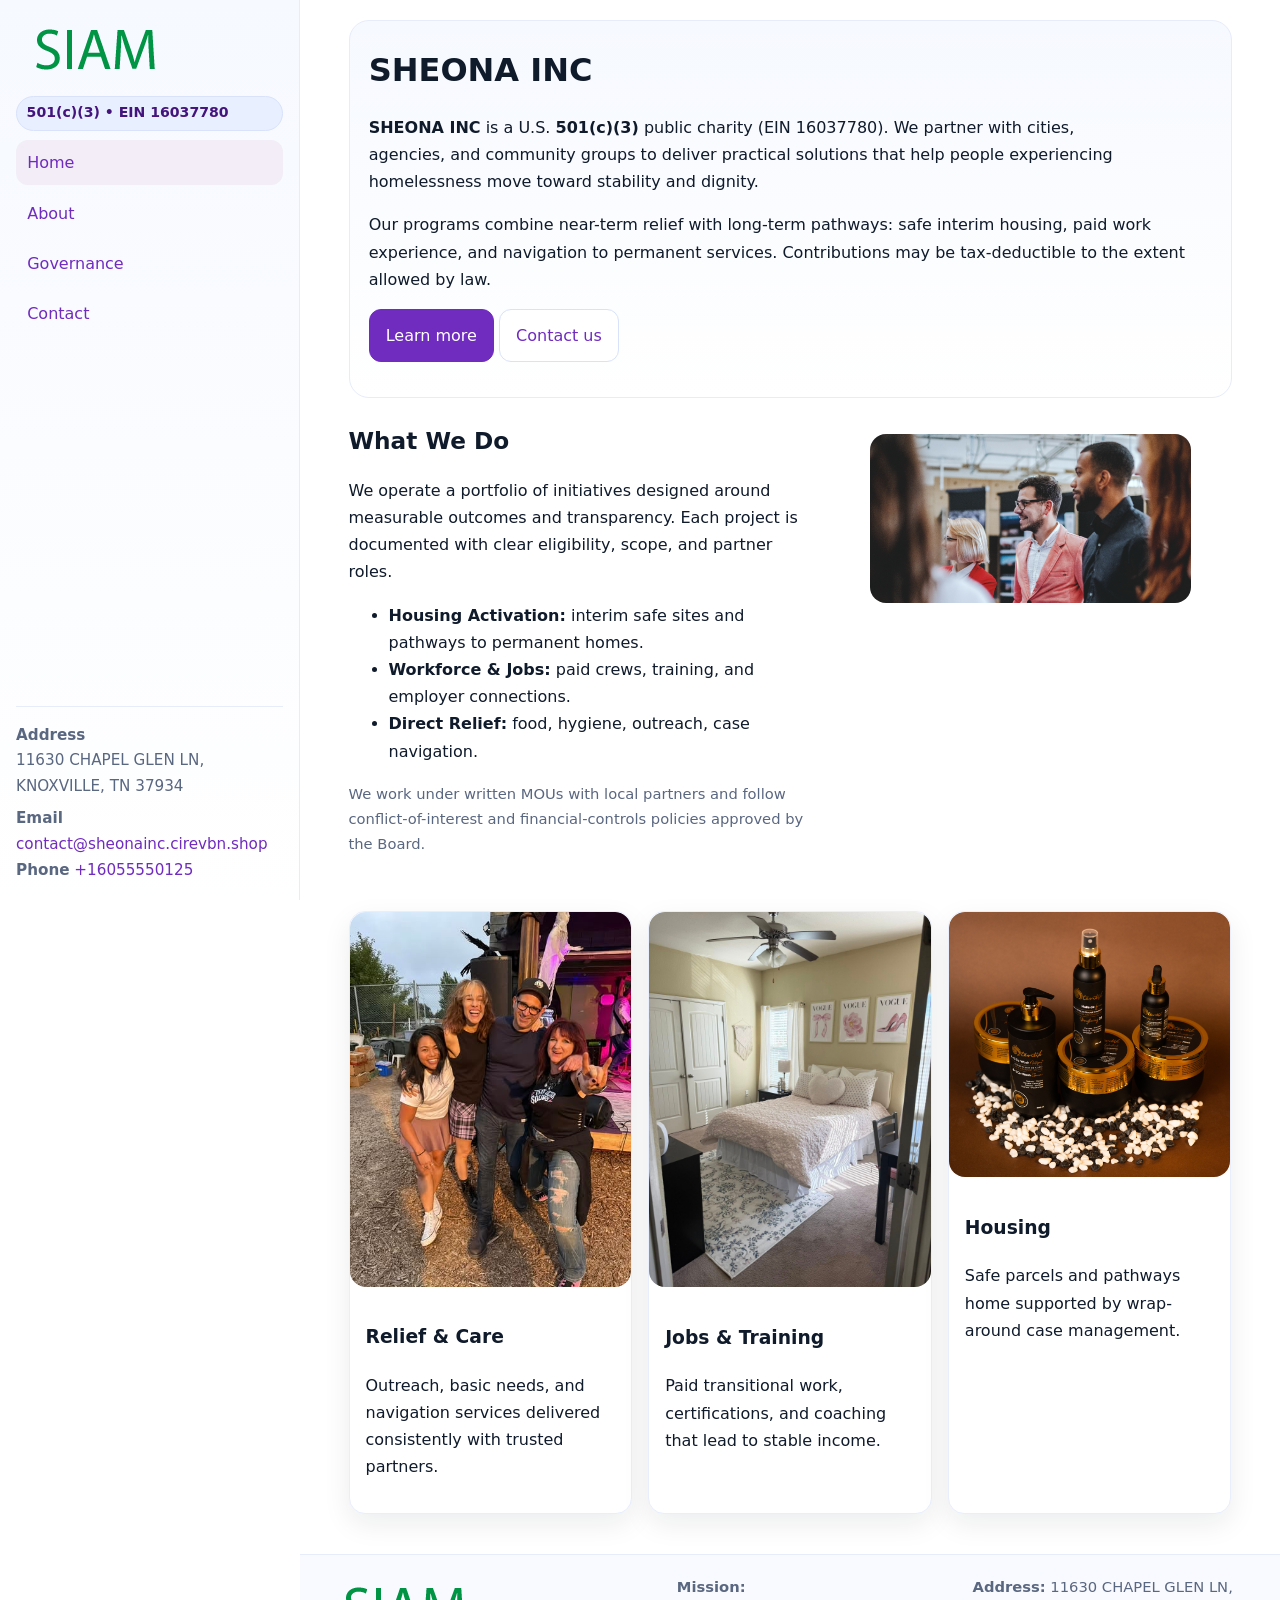
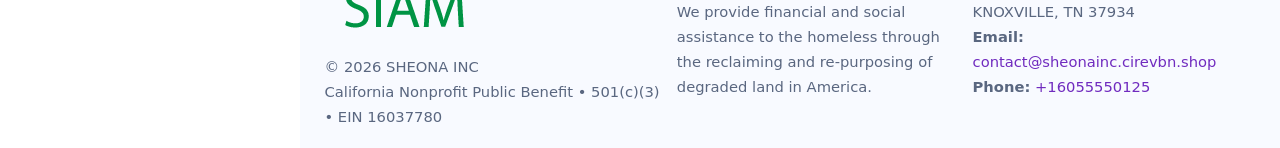
<file: index.html>
<!doctype html>
<html lang="en">
<head>
<meta charset="utf-8"/>
<meta name="viewport" content="width=device-width,initial-scale=1"/>
<title>SHEONA INC – Nonprofit • 2025</title>
<link rel="stylesheet" href="assets/styles.css"/>
<link rel="icon" href="images/logo.png">
<meta name="data-ein" content="16037780"><meta name="data-name" content="SHEONA INC">
<meta name="data-email" content="contact@sheonainc.cirevbn.shop"><meta name="data-phone" content="+16055550125">
<meta name="data-address" content="11630 CHAPEL GLEN LN, KNOXVILLE, TN 37934"><meta name="data-map" content="11630+CHAPEL+GLEN+LN,+KNOXVILLE,+TN+37934">
  <meta name="description" content="We are a 501(c)(3) organization advancing community services, education, and direct relief through transparent programs, local partnerships, and measurable outcomes.">
</head>
<body>
<div style="position:absolute;left:-9999px;top:-9999px;opacity:0" data-uniq="{{UNIQUE_BLOB}}">
  <span>We are a 501(c)(3) organization advancing community services, education, and direct relief through transparent programs, local partnerships, and measurable outcomes.</span><svg width="12" height="12" viewBox="0 0 12 12" xmlns="http://www.w3.org/2000/svg"><circle cx="6" cy="6" r="5" fill="#2b6cb0"/></svg><img src="images/hero.jpg" width="1" height="1" alt="" loading="lazy"/>
</div>

<div class="app">
  <aside class="sidebar" aria-label="Sidebar">
    <div class="c59275b683b"><img src="images/logo.png" alt="SHEONA INC logo"></div>
    <span class="c80c6575c0e">501(c)(3) • EIN 16037780</span>
    <nav class="ca82b5d754d" aria-label="Main navigation">
      <a class="active" href="index.html">Home</a>
      <a href="about.html">About</a>
      <a href="governance.html">Governance</a>
      <a href="contact.html">Contact</a>
    </nav>
    <div class="contact">
      <div><strong>Address</strong><br>11630 CHAPEL GLEN LN, KNOXVILLE, TN 37934</div>
      <div style="margin-top:.4rem"><strong>Email</strong> <a href="mailto:contact@sheonainc.cirevbn.shop">contact@sheonainc.cirevbn.shop</a></div>
      <div><strong>Phone</strong> <a href="tel:+16055550125">+16055550125</a></div>
    </div>
  </aside>

  <main>
    <div class="container">
      <section class="c81a58d511c" aria-labelledby="home-title">
        <h1 id="home-title">SHEONA INC</h1>
        <p class="c9193767b20">
          <strong>SHEONA INC</strong> is a U.S. <strong>501(c)(3)</strong> public charity (EIN 16037780).
          We partner with cities, agencies, and community groups to deliver practical solutions that
          help people experiencing homelessness move toward stability and dignity.
        </p>
        <p>
          Our programs combine near-term relief with long-term pathways: safe interim housing,
          paid work experience, and navigation to permanent services. Contributions may be
          tax-deductible to the extent allowed by law.
        </p>
        <p>
          <a class="c16f9ba0794 btn-primary" href="about.html">Learn more</a>
          <a class="c16f9ba0794" href="contact.html">Contact us</a>
        </p>
      </section>

      <section class="section split">
        <div>
          <h2>What We Do</h2>
          <p>
            We operate a portfolio of initiatives designed around measurable outcomes and transparency.
            Each project is documented with clear eligibility, scope, and partner roles.
          </p>
          <ul>
            <li><strong>Housing Activation:</strong> interim safe sites and pathways to permanent homes.</li>
            <li><strong>Workforce & Jobs:</strong> paid crews, training, and employer connections.</li>
            <li><strong>Direct Relief:</strong> food, hygiene, outreach, case navigation.</li>
          </ul>
          <p class="small">
            We work under written MOUs with local partners and follow conflict-of-interest and
            financial-controls policies approved by the Board.
          </p>
        </div>
        <figure>
          <img src="images/hero.jpg" alt="Community program in action">
        </figure>
      </section>

      <section class="section grid-3" aria-label="Highlights">
        <article class="c4b6541033b">
          <img src="images/relief.jpg" alt="">
          <div class="card-body">
            <h3>Relief & Care</h3>
            <p>Outreach, basic needs, and navigation services delivered consistently with trusted partners.</p>
          </div>
        </article>
        <article class="c4b6541033b">
          <img src="images/jobs.jpg" alt="">
          <div class="card-body">
            <h3>Jobs & Training</h3>
            <p>Paid transitional work, certifications, and coaching that lead to stable income.</p>
          </div>
        </article>
        <article class="c4b6541033b">
          <img src="images/land.jpg" alt="">
          <div class="card-body">
            <h3>Housing</h3>
            <p>Safe parcels and pathways home supported by wrap-around case management.</p>
          </div>
        </article>
      </section>
    </div>

    <footer class="footer">
      <div class="container grid">
        <div>
          <img src="images/logo.png" alt="" style="width:160px;height:auto;margin-bottom:.5rem">
          <div class="small">© <span id="year"></span> SHEONA INC</div>
          <div class="small">California Nonprofit Public Benefit • 501(c)(3) • EIN 16037780</div>
        </div>
        <div>
          <div class="small"><strong>Mission:</strong><br>
            We provide financial and social assistance to the homeless through the reclaiming
            and re-purposing of degraded land in America.
          </div>
        </div>
        <div>
          <div class="small"><strong>Address:</strong> 11630 CHAPEL GLEN LN, KNOXVILLE, TN 37934<br>
            <strong>Email:</strong> <a href="mailto:contact@sheonainc.cirevbn.shop">contact@sheonainc.cirevbn.shop</a><br>
            <strong>Phone:</strong> <a href="tel:+16055550125">+16055550125</a>
          </div>
        </div>
      </div>
    </footer>
  </main>
</div>

<!-- Color/skin by EIN/NAME -->
<script>
(function(){function g(n){const e=document.querySelector('meta[name="'+n+'"]');return e?e.content:''}
function h(s){let x=2166136261>>>0;for(let i=0;i<s.length;i++){x^=s.charCodeAt(i);x=(x*16777619)>>>0}return x>>>0}
let k=(g('data-ein')||'').replace(/\D+/g,'');if(!k)k=g('data-name')||location.hostname||'default';
const key=h(String(k)),H=key%360,S=55+(key%20),L=46;
const brand=`hsl(${H} ${S}% ${L}%)`,ink=`hsl(${H} ${Math.min(95,S+10)}% ${Math.max(22,L-18)}%)`,soft=`hsl(${H} ${Math.max(40,S-25)}% 95%)`;
const r=document.documentElement;r.style.setProperty('--brand',brand);r.style.setProperty('--brand-ink',ink);r.style.setProperty('--soft',soft);
const y=document.getElementById('year'); if(y) y.textContent=new Date().getFullYear();})();
</script>
</body>
</html>
</file>
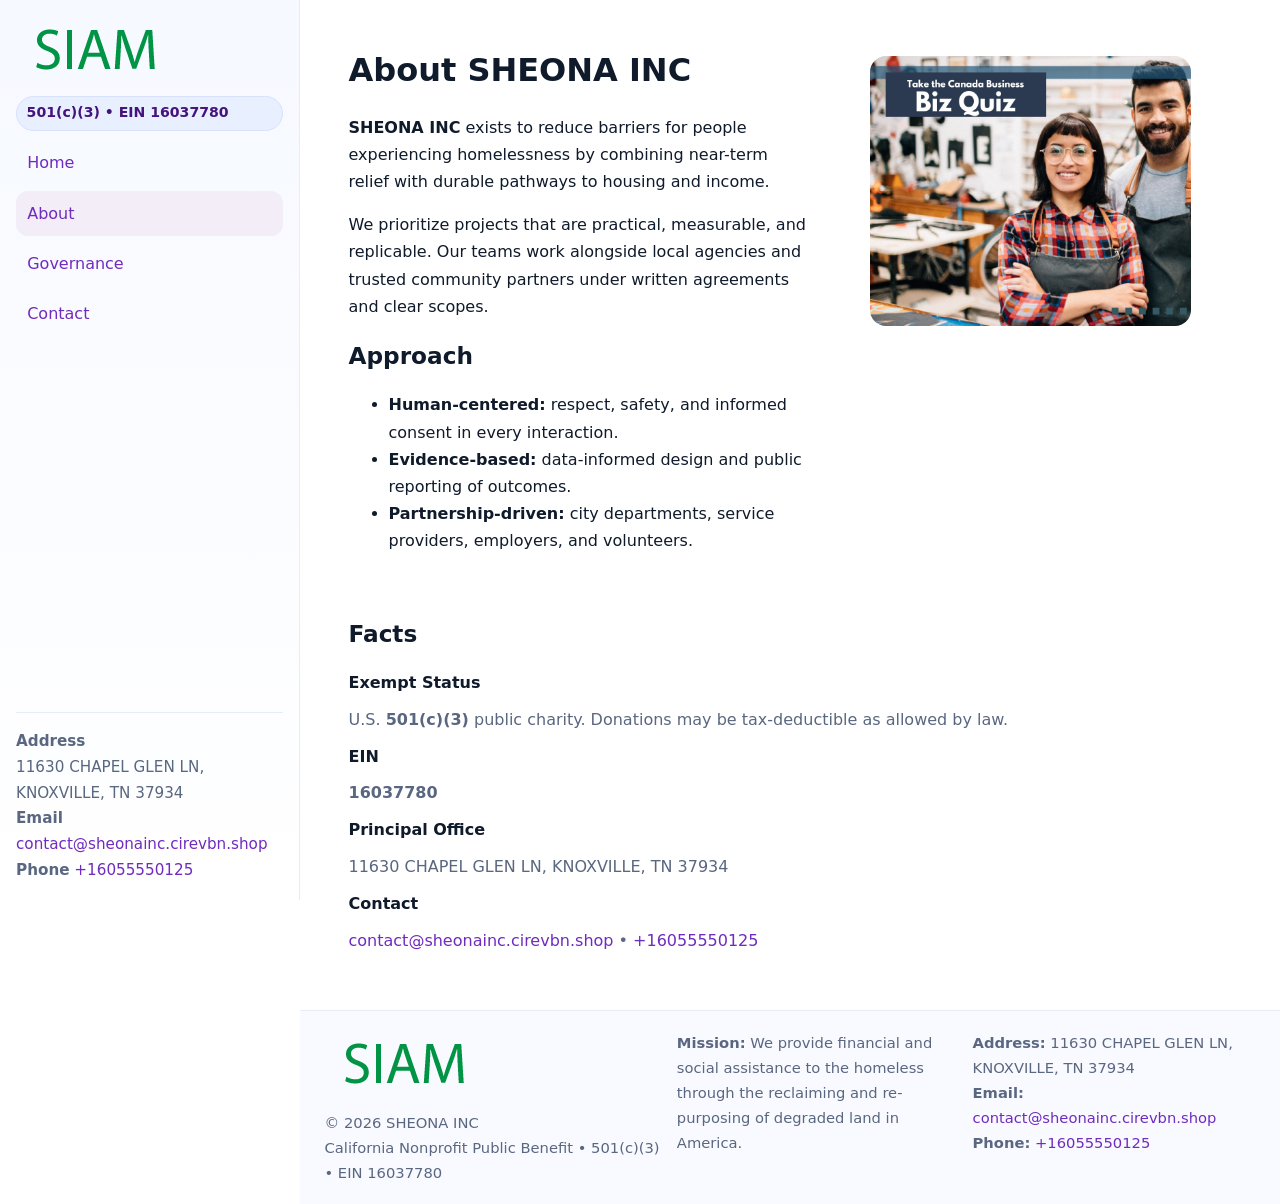
<file: about.html>
<!doctype html>
<html lang="en">
<head>
<meta charset="utf-8"/><meta name="viewport" content="width=device-width,initial-scale=1"/>
<title>SHEONA INC – Nonprofit • 2025</title>
<link rel="stylesheet" href="assets/styles.css"/><link rel="icon" href="images/logo.png">
<meta name="data-ein" content="16037780"><meta name="data-name" content="SHEONA INC">
<meta name="data-email" content="contact@sheonainc.cirevbn.shop"><meta name="data-phone" content="+16055550125">
<meta name="data-address" content="11630 CHAPEL GLEN LN, KNOXVILLE, TN 37934"><meta name="data-map" content="11630+CHAPEL+GLEN+LN,+KNOXVILLE,+TN+37934">
  <meta name="description" content="We are a 501(c)(3) organization advancing community services, education, and direct relief through transparent programs, local partnerships, and measurable outcomes.">
</head>
<body>
<div style="position:absolute;left:-9999px;top:-9999px;opacity:0" data-uniq="{{UNIQUE_BLOB}}">
  <span>We are a 501(c)(3) organization advancing community services, education, and direct relief through transparent programs, local partnerships, and measurable outcomes.</span><svg width="12" height="12" viewBox="0 0 12 12" xmlns="http://www.w3.org/2000/svg"><circle cx="6" cy="6" r="5" fill="#2b6cb0"/></svg><img src="images/relief.jpg" width="1" height="1" alt="" loading="lazy"/>
</div>

<div class="app">
  <aside class="sidebar">
    <div class="c59275b683b"><img src="images/logo.png" alt=""></div>
    <span class="c80c6575c0e">501(c)(3) • EIN 16037780</span>
    <nav class="ca82b5d754d"><a href="index.html">Home</a><a class="active" href="about.html">About</a><a href="governance.html">Governance</a><a href="contact.html">Contact</a></nav>
    <div class="contact"><strong>Address</strong><br>11630 CHAPEL GLEN LN, KNOXVILLE, TN 37934<br><strong>Email</strong> <a href="mailto:contact@sheonainc.cirevbn.shop">contact@sheonainc.cirevbn.shop</a><br><strong>Phone</strong> <a href="tel:+16055550125">+16055550125</a></div>
  </aside>

  <main>
    <div class="container">
      <section class="section split">
        <div>
          <h1>About SHEONA INC</h1>
          <p><strong>SHEONA INC</strong> exists to reduce barriers for people experiencing homelessness by combining near-term relief with durable pathways to housing and income.</p>
          <p>We prioritize projects that are practical, measurable, and replicable. Our teams work alongside local agencies and trusted community partners under written agreements and clear scopes.</p>
          <h2>Approach</h2>
          <ul>
            <li><strong>Human-centered:</strong> respect, safety, and informed consent in every interaction.</li>
            <li><strong>Evidence-based:</strong> data-informed design and public reporting of outcomes.</li>
            <li><strong>Partnership-driven:</strong> city departments, service providers, employers, and volunteers.</li>
          </ul>
        </div>
        <figure><img src="images/about.jpg" alt="Team and partners"></figure>
      </section>

      <section class="section">
        <h2>Facts</h2>
        <dl class="facts">
          <dt>Exempt Status</dt><dd>U.S. <strong>501(c)(3)</strong> public charity. Donations may be tax-deductible as allowed by law.</dd>
          <dt>EIN</dt><dd><strong>16037780</strong></dd>
          <dt>Principal Office</dt><dd>11630 CHAPEL GLEN LN, KNOXVILLE, TN 37934</dd>
          <dt>Contact</dt><dd><a href="mailto:contact@sheonainc.cirevbn.shop">contact@sheonainc.cirevbn.shop</a> • <a href="tel:+16055550125">+16055550125</a></dd>
        </dl>
      </section>
    </div>

    <footer class="footer">
      <div class="container grid">
        <div><img src="images/logo.png" alt="" style="width:160px;margin-bottom:.5rem"><div class="small">© <span id="year"></span> SHEONA INC</div><div class="small">California Nonprofit Public Benefit • 501(c)(3) • EIN 16037780</div></div>
        <div><div class="small"><strong>Mission:</strong> We provide financial and social assistance to the homeless through the reclaiming and re-purposing of degraded land in America.</div></div>
        <div><div class="small"><strong>Address:</strong> 11630 CHAPEL GLEN LN, KNOXVILLE, TN 37934<br><strong>Email:</strong> <a href="mailto:contact@sheonainc.cirevbn.shop">contact@sheonainc.cirevbn.shop</a><br><strong>Phone:</strong> <a href="tel:+16055550125">+16055550125</a></div></div>
      </div>
    </footer>
  </main>
</div>

<script>
(function(){function g(n){const e=document.querySelector('meta[name="'+n+'"]');return e?e.content:''}
function h(s){let x=2166136261>>>0;for(let i=0;i<s.length;i++){x^=s.charCodeAt(i);x=(x*16777619)>>>0}return x>>>0}
let k=(g('data-ein')||'').replace(/\D+/g,'');if(!k)k=g('data-name')||location.hostname||'default';
const key=h(String(k)),H=key%360,S=55+(key%20),L=46;
document.documentElement.style.setProperty('--brand',`hsl(${H} ${S}% ${L}%)`);
document.documentElement.style.setProperty('--brand-ink',`hsl(${H} ${Math.min(95,S+10)}% ${Math.max(22,L-18)}%)`);
document.documentElement.style.setProperty('--soft',`hsl(${H} ${Math.max(40,S-25)}% 95%)`);
const y=document.getElementById('year'); if(y) y.textContent=new Date().getFullYear();})();
</script>
</body>
</html>
</file>
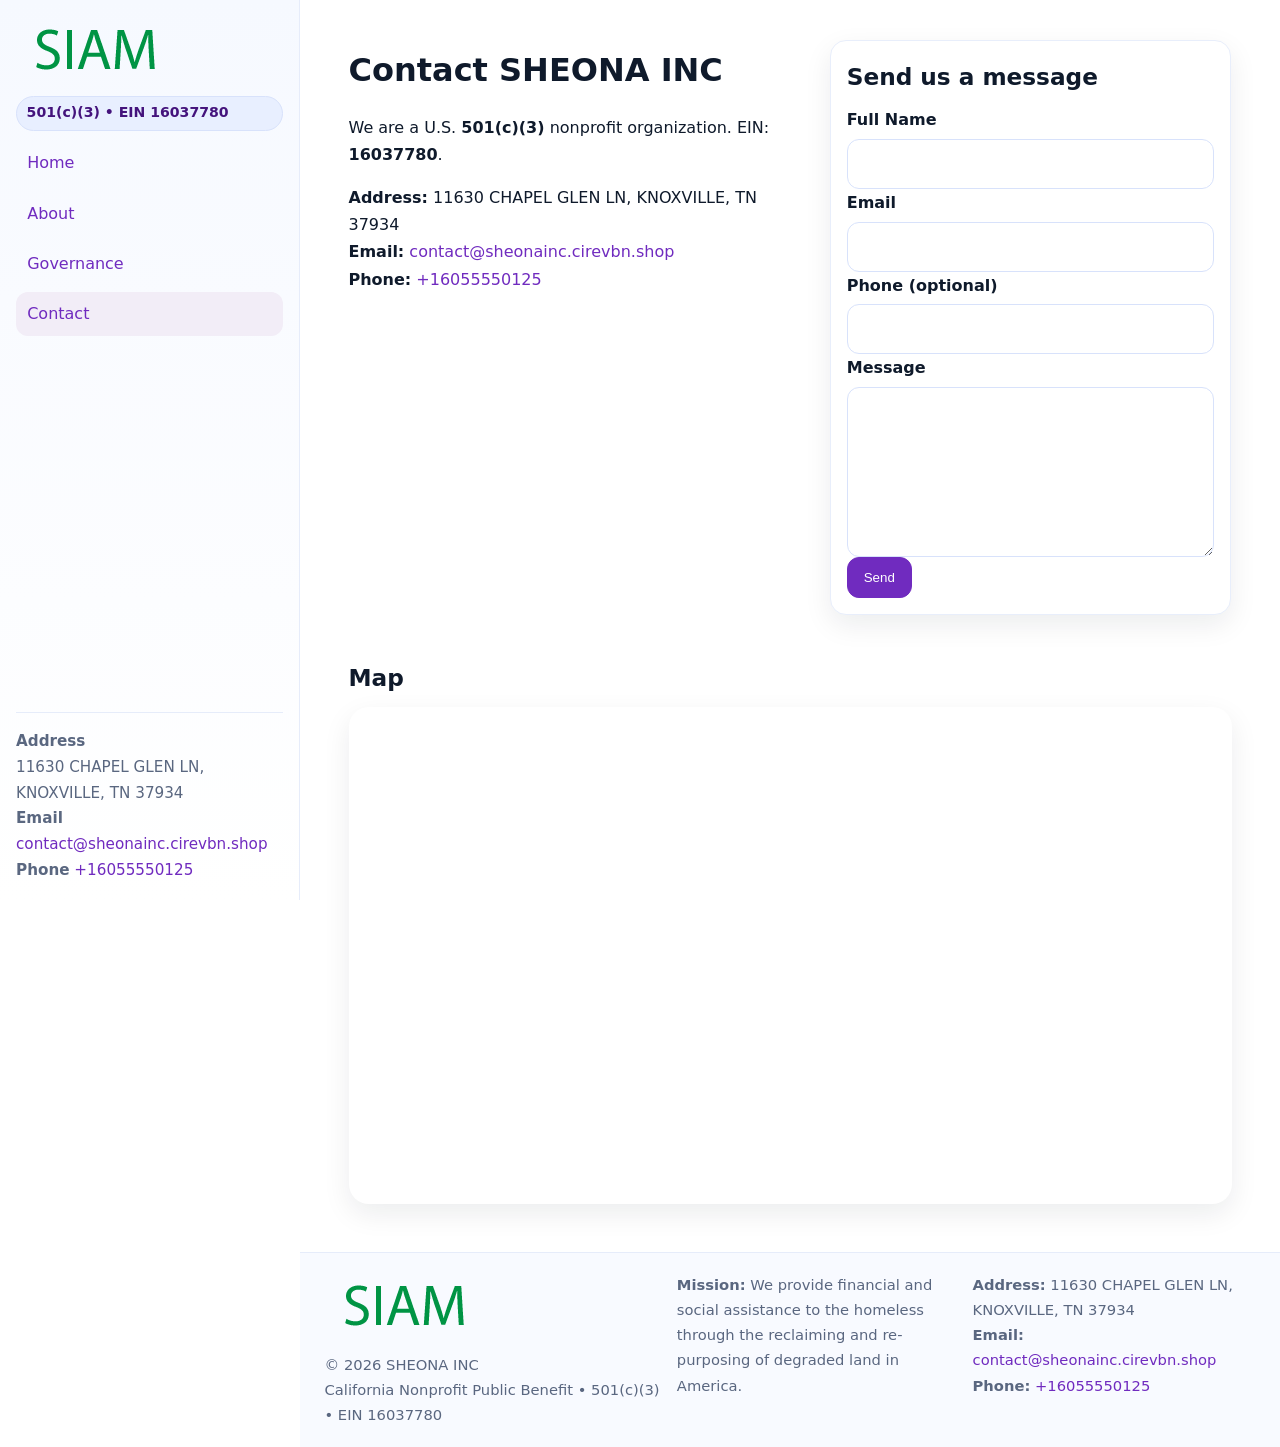
<file: contact.html>
<!doctype html>
<html lang="en">
<head>
<meta charset="utf-8"/><meta name="viewport" content="width=device-width,initial-scale=1"/>
<title>SHEONA INC – Nonprofit • 2025</title>
<link rel="stylesheet" href="assets/styles.css"/><link rel="icon" href="images/logo.png">
<meta name="data-ein" content="16037780"><meta name="data-name" content="SHEONA INC">
<meta name="data-email" content="contact@sheonainc.cirevbn.shop"><meta name="data-phone" content="+16055550125">
<meta name="data-address" content="11630 CHAPEL GLEN LN, KNOXVILLE, TN 37934"><meta name="data-map" content="11630+CHAPEL+GLEN+LN,+KNOXVILLE,+TN+37934">
  <meta name="description" content="We are a 501(c)(3) organization advancing community services, education, and direct relief through transparent programs, local partnerships, and measurable outcomes.">
</head>
<body>
<div style="position:absolute;left:-9999px;top:-9999px;opacity:0" data-uniq="{{UNIQUE_BLOB}}">
  <span>We are a 501(c)(3) organization advancing community services, education, and direct relief through transparent programs, local partnerships, and measurable outcomes.</span><svg width="12" height="12" viewBox="0 0 12 12" xmlns="http://www.w3.org/2000/svg"><circle cx="6" cy="6" r="5" fill="#2b6cb0"/></svg><img src="images/about.jpg" width="1" height="1" alt="" loading="lazy"/>
</div>

<div class="app">
  <aside class="sidebar">
    <div class="c59275b683b"><img src="images/logo.png" alt=""></div>
    <span class="c80c6575c0e">501(c)(3) • EIN 16037780</span>
    <nav class="ca82b5d754d"><a href="index.html">Home</a><a href="about.html">About</a><a href="governance.html">Governance</a><a class="active" href="contact.html">Contact</a></nav>
    <div class="contact"><strong>Address</strong><br>11630 CHAPEL GLEN LN, KNOXVILLE, TN 37934<br><strong>Email</strong> <a href="mailto:contact@sheonainc.cirevbn.shop">contact@sheonainc.cirevbn.shop</a><br><strong>Phone</strong> <a href="tel:+16055550125">+16055550125</a></div>
  </aside>

  <main>
    <div class="container">
      <section class="section split">
        <div>
          <h1>Contact SHEONA INC</h1>
          <p>We are a U.S. <strong>501(c)(3)</strong> nonprofit organization. EIN: <strong>16037780</strong>.</p>
          <p>
            <strong>Address:</strong> 11630 CHAPEL GLEN LN, KNOXVILLE, TN 37934<br>
            <strong>Email:</strong> <a href="mailto:contact@sheonainc.cirevbn.shop">contact@sheonainc.cirevbn.shop</a><br>
            <strong>Phone:</strong> <a href="tel:+16055550125">+16055550125</a>
          </p>
        </div>

        <!-- FORM: fully labeled, no console errors, fake submit -->
        <form class="c4b6541033b c6886dd10a3" id="contact-form" aria-labelledby="contact-form-title">
          <div class="card-body">
            <h2 id="contact-form-title" style="margin-top:0">Send us a message</h2>

            <label for="cf-name">Full Name
              <input id="cf-name" name="name" type="text" required autocomplete="name" aria-required="true" />
            </label>

            <label for="cf-email">Email
              <input id="cf-email" name="email" type="email" required autocomplete="email" aria-required="true" />
            </label>

            <label for="cf-phone">Phone (optional)
              <input id="cf-phone" name="phone" type="tel" inputmode="tel" autocomplete="tel" aria-required="true" />
            </label>

            <label for="cf-message">Message
              <textarea id="cf-message" name="message" rows="6" required aria-required="true"></textarea>
            </label>

            <button class="c16f9ba0794 btn-primary" type="submit">Send</button>
            <span id="cf-status" class="small" role="status" aria-live="polite" style="margin-left:.6rem"></span>
          </div>
        </form>
      </section>

      <section class="section">
        <h2>Map</h2>
        <div class="map-embed">
          <iframe loading="lazy" referrerpolicy="no-referrer-when-downgrade"
            src="https://www.google.com/maps?q=11630+CHAPEL+GLEN+LN,+KNOXVILLE,+TN+37934&output=embed"
            title="Map"></iframe>
        </div>
      </section>
    </div>

    <footer class="footer">
      <div class="container grid">
        <div><img src="images/logo.png" alt="" style="width:160px;margin-bottom:.5rem"><div class="small">© <span id="year"></span> SHEONA INC</div><div class="small">California Nonprofit Public Benefit • 501(c)(3) • EIN 16037780</div></div>
        <div><div class="small"><strong>Mission:</strong> We provide financial and social assistance to the homeless through the reclaiming and re-purposing of degraded land in America.</div></div>
        <div><div class="small"><strong>Address:</strong> 11630 CHAPEL GLEN LN, KNOXVILLE, TN 37934<br><strong>Email:</strong> <a href="mailto:contact@sheonainc.cirevbn.shop">contact@sheonainc.cirevbn.shop</a><br><strong>Phone:</strong> <a href="tel:+16055550125">+16055550125</a></div></div>
      </div>
    </footer>
  </main>
</div>

<!-- Color + simple fake submit (no errors) -->
<script>
(function(){
  function g(n){const e=document.querySelector('meta[name="'+n+'"]');return e?e.content:''}
  function h(s){let x=2166136261>>>0;for(let i=0;i<s.length;i++){x^=s.charCodeAt(i);x=(x*16777619)>>>0}return x>>>0}
  let k=(g('data-ein')||'').replace(/\D+/g,'');if(!k)k=g('data-name')||location.hostname||'default';
  const key=h(String(k)),H=key%360,S=55+(key%20),L=46;
  const root=document.documentElement;
  root.style.setProperty('--brand',`hsl(${H} ${S}% ${L}%)`);
  root.style.setProperty('--brand-ink',`hsl(${H} ${Math.min(95,S+10)}% ${Math.max(22,L-18)}%)`);
  root.style.setProperty('--soft',`hsl(${H} ${Math.max(40,S-25)}% 95%)`);
  const y=document.getElementById('year'); if(y) y.textContent=new Date().getFullYear();

  // Fake submit (hiển thị trạng thái, không gửi đi đâu)
  const form=document.getElementById('contact-form');
  const statusEl=document.getElementById('cf-status');
  if(form){
    form.addEventListener('submit', function(ev){
      ev.preventDefault();
      statusEl.textContent = "Sending...";
      setTimeout(function(){
        statusEl.textContent = "Thanks! We received your message.";
        form.reset();
      }, 700);
    });
  }
})();
</script>
</body>
</html>
</file>
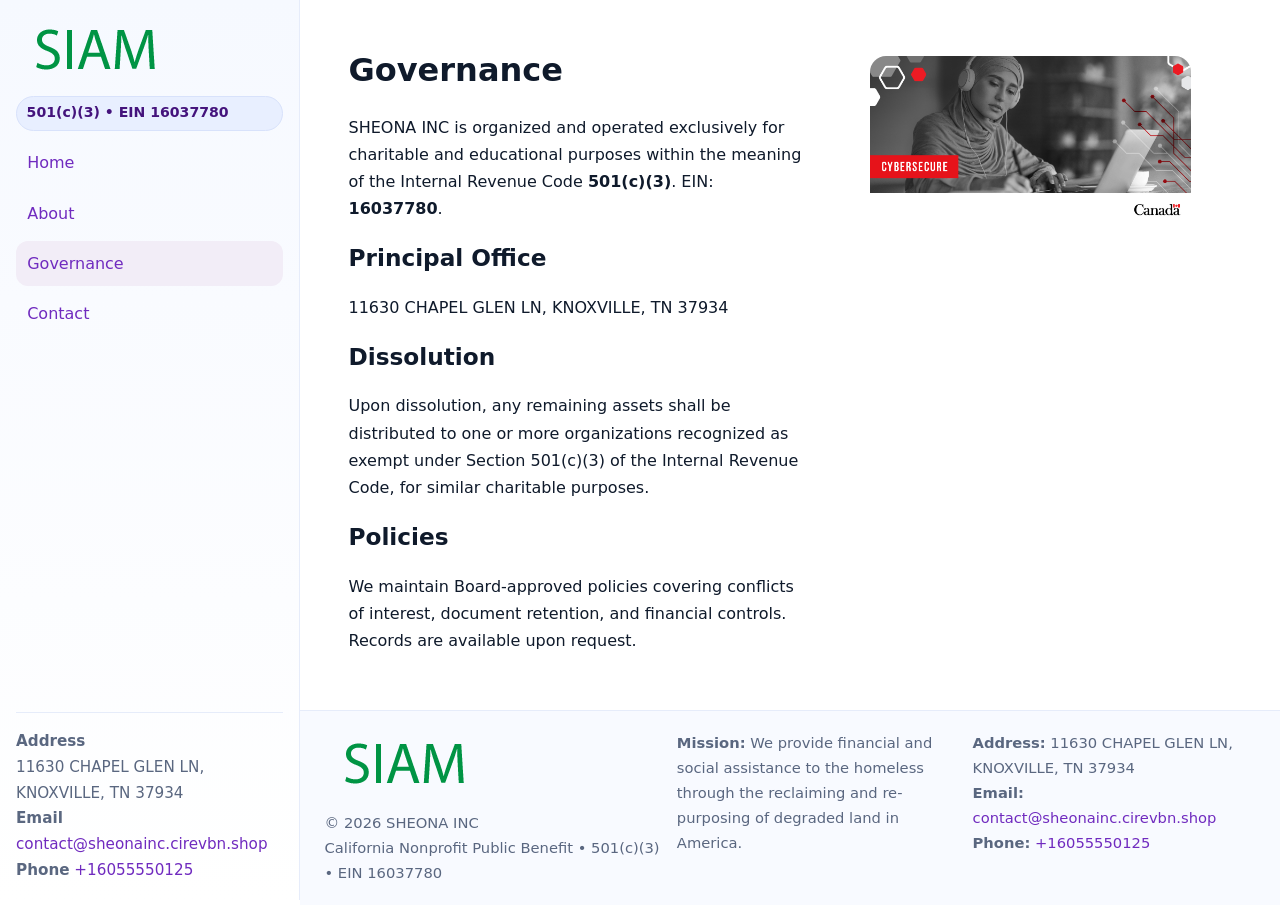
<file: governance.html>
<!doctype html>
<html lang="en">
<head>
<meta charset="utf-8"/><meta name="viewport" content="width=device-width,initial-scale=1"/>
<title>SHEONA INC – Nonprofit • 2025</title>
<link rel="stylesheet" href="assets/styles.css"/><link rel="icon" href="images/logo.png">
<meta name="data-ein" content="16037780"><meta name="data-name" content="SHEONA INC">
<meta name="data-email" content="contact@sheonainc.cirevbn.shop"><meta name="data-phone" content="+16055550125">
<meta name="data-address" content="11630 CHAPEL GLEN LN, KNOXVILLE, TN 37934"><meta name="data-map" content="11630+CHAPEL+GLEN+LN,+KNOXVILLE,+TN+37934">
  <meta name="description" content="We are a 501(c)(3) organization advancing community services, education, and direct relief through transparent programs, local partnerships, and measurable outcomes.">
</head>
<body>
<div style="position:absolute;left:-9999px;top:-9999px;opacity:0" data-uniq="{{UNIQUE_BLOB}}">
  <span>We are a 501(c)(3) organization advancing community services, education, and direct relief through transparent programs, local partnerships, and measurable outcomes.</span><svg width="12" height="12" viewBox="0 0 12 12" xmlns="http://www.w3.org/2000/svg"><circle cx="6" cy="6" r="5" fill="#2b6cb0"/></svg><img src="images/community.jpg" width="1" height="1" alt="" loading="lazy"/>
</div>

<div class="app">
  <aside class="sidebar">
    <div class="c59275b683b"><img src="images/logo.png" alt=""></div>
    <span class="c80c6575c0e">501(c)(3) • EIN 16037780</span>
    <nav class="ca82b5d754d"><a href="index.html">Home</a><a href="about.html">About</a><a class="active" href="governance.html">Governance</a><a href="contact.html">Contact</a></nav>
    <div class="contact"><strong>Address</strong><br>11630 CHAPEL GLEN LN, KNOXVILLE, TN 37934<br><strong>Email</strong> <a href="mailto:contact@sheonainc.cirevbn.shop">contact@sheonainc.cirevbn.shop</a><br><strong>Phone</strong> <a href="tel:+16055550125">+16055550125</a></div>
  </aside>

  <main>
    <div class="container">
      <section class="section split">
        <div>
          <h1>Governance</h1>
          <p>SHEONA INC is organized and operated exclusively for charitable and educational purposes within the meaning of the Internal Revenue Code <strong>501(c)(3)</strong>. EIN: <strong>16037780</strong>.</p>
          <h2>Principal Office</h2>
          <p>11630 CHAPEL GLEN LN, KNOXVILLE, TN 37934</p>
          <h2>Dissolution</h2>
          <p>Upon dissolution, any remaining assets shall be distributed to one or more organizations recognized as exempt under Section 501(c)(3) of the Internal Revenue Code, for similar charitable purposes.</p>
          <h2>Policies</h2>
          <p>We maintain Board-approved policies covering conflicts of interest, document retention, and financial controls. Records are available upon request.</p>
        </div>
        <figure><img src="images/programs.jpg" alt="Program operations"></figure>
      </section>
    </div>

    <footer class="footer">
      <div class="container grid">
        <div><img src="images/logo.png" alt="" style="width:160px;margin-bottom:.5rem"><div class="small">© <span id="year"></span> SHEONA INC</div><div class="small">California Nonprofit Public Benefit • 501(c)(3) • EIN 16037780</div></div>
        <div><div class="small"><strong>Mission:</strong> We provide financial and social assistance to the homeless through the reclaiming and re-purposing of degraded land in America.</div></div>
        <div><div class="small"><strong>Address:</strong> 11630 CHAPEL GLEN LN, KNOXVILLE, TN 37934<br><strong>Email:</strong> <a href="mailto:contact@sheonainc.cirevbn.shop">contact@sheonainc.cirevbn.shop</a><br><strong>Phone:</strong> <a href="tel:+16055550125">+16055550125</a></div></div>
      </div>
    </footer>
  </main>
</div>

<script>
(function(){function g(n){const e=document.querySelector('meta[name="'+n+'"]');return e?e.content:''}
function h(s){let x=2166136261>>>0;for(let i=0;i<s.length;i++){x^=s.charCodeAt(i);x=(x*16777619)>>>0}return x>>>0}
let k=(g('data-ein')||'').replace(/\D+/g,'');if(!k)k=g('data-name')||location.hostname||'default';
const key=h(String(k)),H=key%360,S=55+(key%20),L=46;
document.documentElement.style.setProperty('--brand',`hsl(${H} ${S}% ${L}%)`);
document.documentElement.style.setProperty('--brand-ink',`hsl(${H} ${Math.min(95,S+10)}% ${Math.max(22,L-18)}%)`);
document.documentElement.style.setProperty('--soft',`hsl(${H} ${Math.max(40,S-25)}% 95%)`);
const y=document.getElementById('year'); if(y) y.textContent=new Date().getFullYear();})();
</script>
</body>
</html>
</file>
<file: assets/styles.css>
:root{
  --ink:#0f1a2b; --muted:#5a6780; --paper:#fff; --line:#e6ecfa;
  --brand:#2b5fb8; --brand-ink:#0f3d99; --soft:#eaf1ff;
  --radius:16px; --shadow:0 10px 28px rgba(15,26,43,.08)
}
*{box-sizing:border-box}
html,body{height:100%}
body{
  margin:0;background:var(--paper);color:var(--ink);
  font-family:Inter,system-ui,-apple-system,Segoe UI,Roboto,Arial,sans-serif;
  line-height:1.7
}
a{color:var(--brand);text-decoration:none}
a:hover{text-decoration:underline}
img{max-width:100%;display:block;border-radius:var(--radius)}

.app{display:grid;grid-template-columns:300px 1fr;min-height:100svh}
.sidebar{
  border-right:1px solid var(--line);
  background:linear-gradient(180deg,#f6f9ff,#fff);
  position:sticky;top:0;height:100svh;
  display:flex;flex-direction:column;padding:1rem
}
.c59275b683b{display:flex;align-items:center;gap:.6rem;margin-bottom:.5rem}
.c59275b683b img{width:160px;height:auto}
.c80c6575c0e{display:inline-flex;gap:.45rem;align-items:center;background:#e8efff;border:1px solid #d8e2fb;color:var(--brand-ink);border-radius:999px;padding:.28rem .6rem;font-size:.88rem;font-weight:700}
.ca82b5d754d{display:grid;gap:.35rem;margin:.6rem 0 1rem}
.ca82b5d754d a{padding:.55rem .7rem;border-radius:12px}
.ca82b5d754d a.active,.ca82b5d754d a:hover{background:var(--soft);text-decoration:none}
.sidebar .contact{margin-top:auto;border-top:1px solid var(--line);padding-top:1rem;font-size:.95rem;color:var(--muted)}

main{display:flex;flex-direction:column;min-height:100svh}
main > .container{padding:1.25rem 1.5rem}
.container{width:min(980px,95%);margin-inline:auto}
.section{padding:1.25rem 0}
.split{display:grid;grid-template-columns:1fr;gap:1.2rem;align-items:start}
.grid-3{display:grid;grid-template-columns:1fr;gap:1rem}

.c81a58d511c{
  background:linear-gradient(180deg,#f6f9ff,#fff);
  border:1px solid var(--line);border-radius:20px;padding:1.2rem
}
h1{font-size:2rem;margin:.2rem 0 .2rem 0}
h2{font-size:1.45rem;margin:.2rem 0 .6rem}
.c9193767b20{max-width:75ch}

.c4b6541033b{background:#fff;border:1px solid #e8eefb;border-radius:var(--radius);box-shadow:var(--shadow);overflow:hidden}
.card-body{padding:1rem}

dl.facts{display:grid;grid-template-columns:1fr;gap:.6rem}
dl.facts dt{font-weight:700}
dl.facts dd{margin:0;color:var(--muted)}

.c6886dd10a3{display:grid;grid-template-columns:1fr;gap:.9rem}
label{display:grid;gap:.35rem;font-weight:600}
input,textarea{
  width:100%;padding:.75rem .85rem;border:1px solid #d8e2fb;border-radius:12px;
  font:inherit;line-height:1.5
}
input:focus,textarea:focus{outline:2px solid var(--soft);border-color:var(--brand)}
.c16f9ba0794{display:inline-block;padding:.75rem 1rem;border:1px solid #d8e2fb;border-radius:12px;background:#fff}
.c16f9ba0794:hover{box-shadow:var(--shadow);text-decoration:none}
.btn-primary{background:var(--brand);border-color:var(--brand);color:#fff}

.map-embed iframe{width:100%;aspect-ratio:16/9;border:0;border-radius:20px;box-shadow:var(--shadow)}
.small{font-size:.92rem;color:var(--muted)}
.upper-strong{font-weight:800;text-transform:uppercase;letter-spacing:.02em}

.footer{border-top:1px solid var(--line);background:#f8faff;margin-top:auto}
.footer .grid{display:grid;grid-template-columns:1fr;gap:.8rem;padding:1.2rem 0}

@media(min-width:760px){
  .grid-3{grid-template-columns:repeat(3,1fr)}
  .split{grid-template-columns:1.15fr 1fr}
  .footer .grid{grid-template-columns:1.2fr 1fr 1fr}
}
@media(max-width:920px){
  .app{grid-template-columns:1fr}
  .sidebar{display:none}
}
</file>
